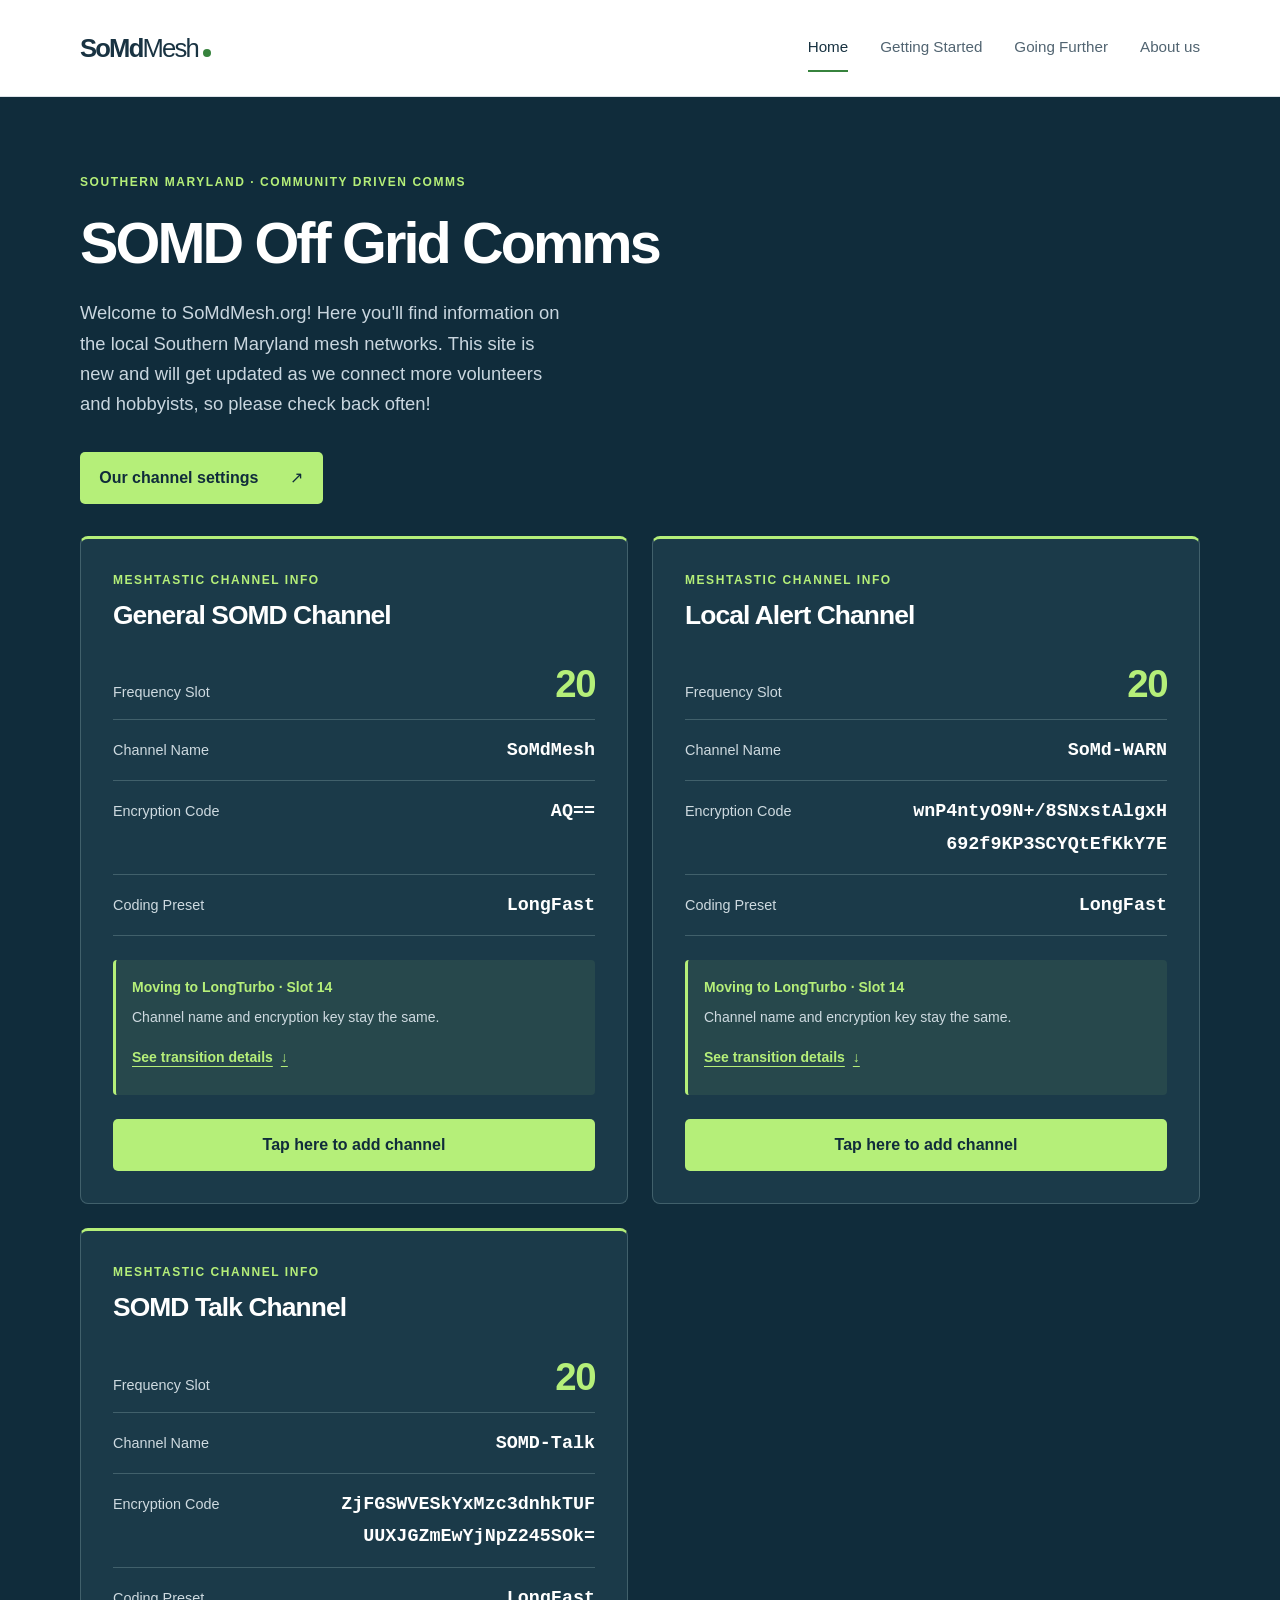
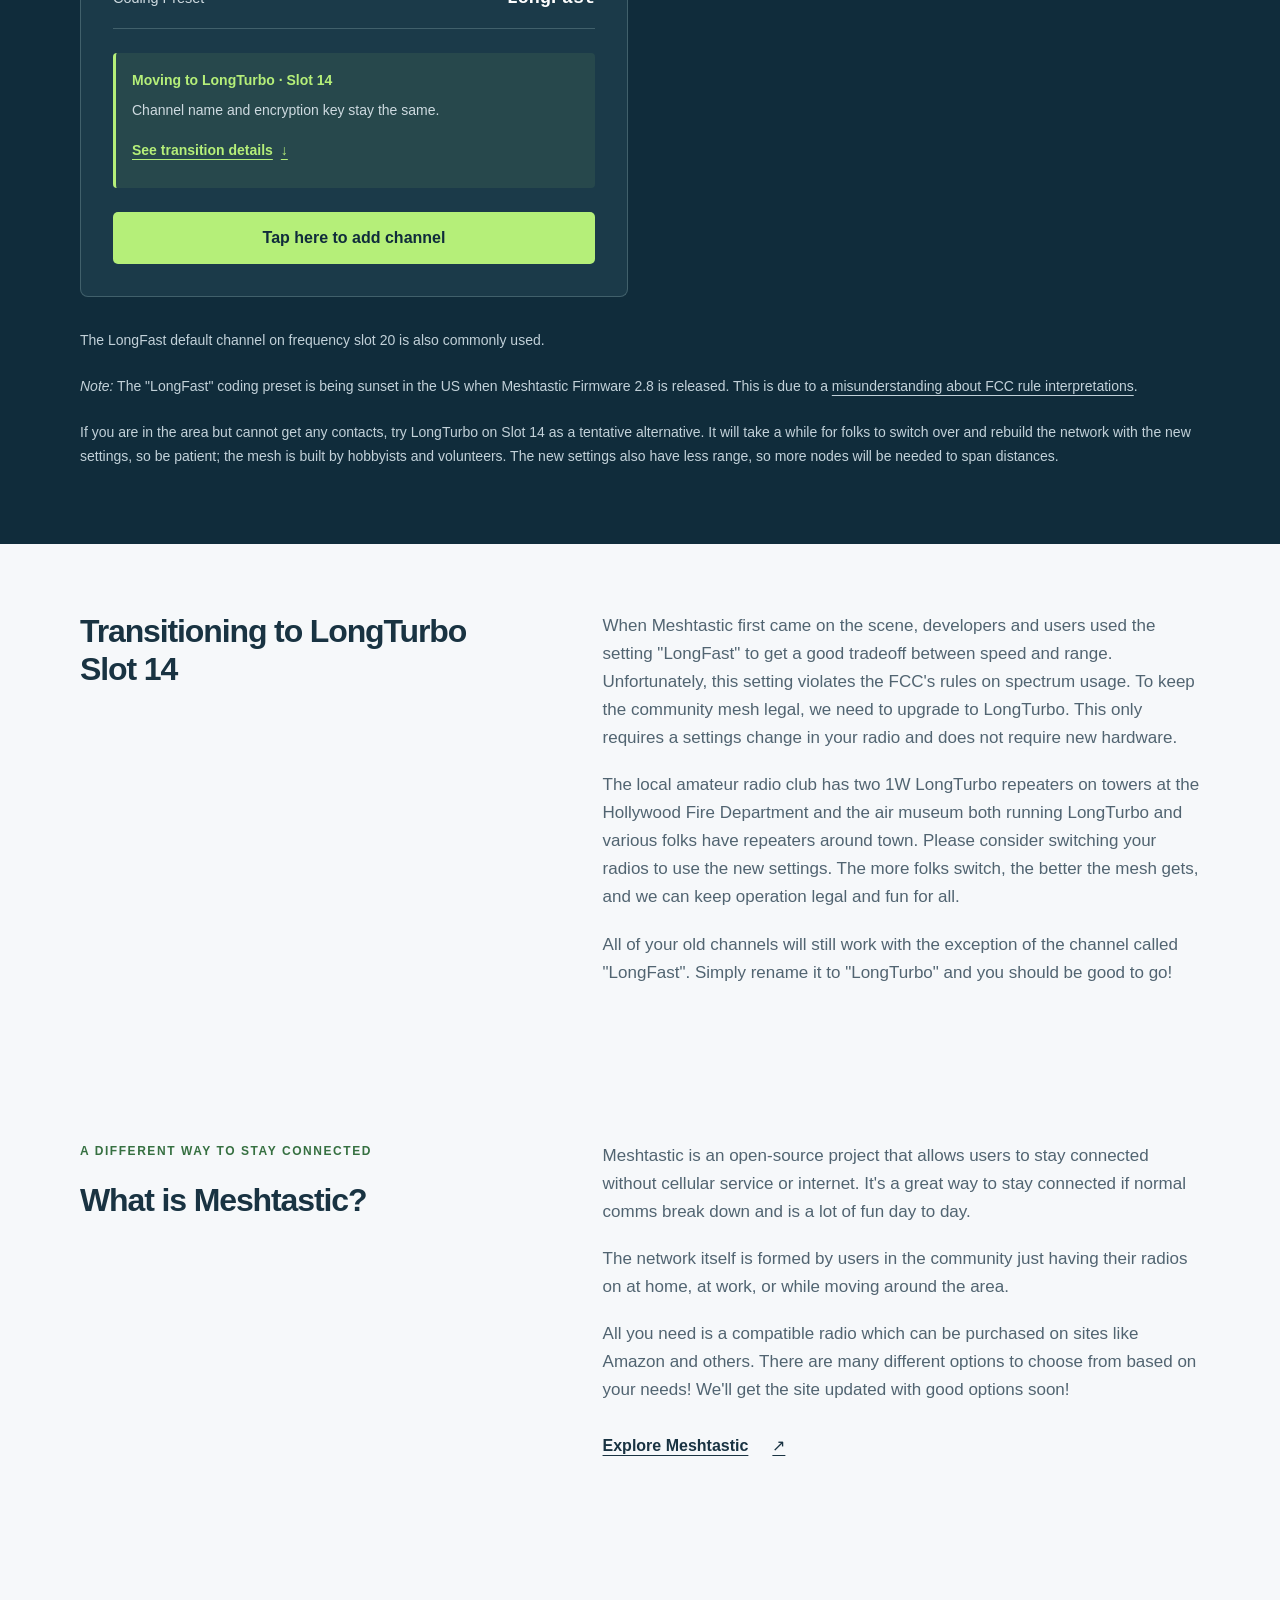
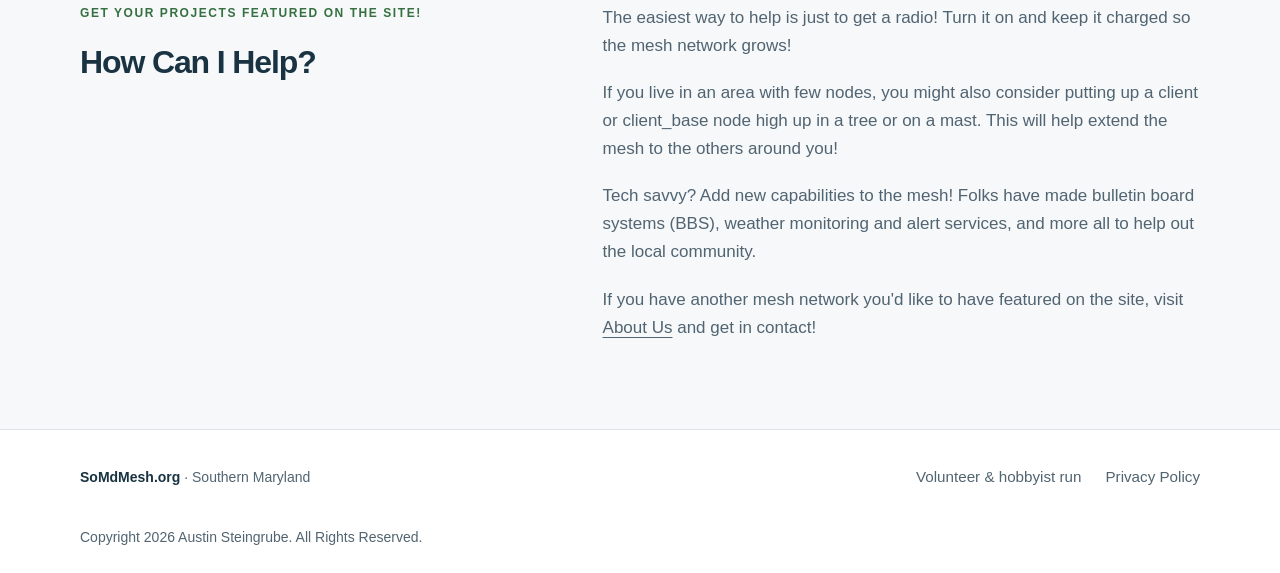
<file: index.html>
<!doctype html>
<html lang="en">
<head>
  <meta charset="utf-8">
  <meta name="viewport" content="width=device-width, initial-scale=1">
  <meta name="description" content="SoMdMesh is a Southern Maryland Meshtastic community. Connect on frequency slot 20 with channel name SoMdMesh and encryption code AQ==.">
  <meta name="theme-color" content="#102c3b">
  <title>SoMdMesh | Southern Maryland Meshtastic</title>
  <link rel="stylesheet" href="styles.css">
</head>
<body>
  <a class="skip-link" href="#main">Skip to content</a>
  <header class="site-header">
    <div class="container header-inner">
      <a class="brand" href="index.html" aria-label="SoMdMesh home">SoMd<span>Mesh</span><span class="brand-dot" aria-hidden="true"></span></a>
      <nav aria-label="Main navigation">
        <a href="index.html" aria-current="page">Home</a>
        <a href="getting-started/index.html">Getting Started</a><a href="going-further.html">Going Further</a><a href="about.html">About us</a>
      </nav>
    </div>
  </header>
  <main id="main">
    <section class="hero">
      <div class="container hero-grid">
        <div class="hero-copy">
          <p class="eyebrow">Southern Maryland · Community Driven Comms</p>
          <h1>SOMD Off Grid Comms</h1>
          <p class="hero-description">Welcome to SoMdMesh.org! Here you'll find information on the local Southern Maryland mesh networks. This site is new and will get updated as we connect more volunteers and hobbyists, so please check back often!</p>
          <a class="button" href="#channel">Our channel settings <span aria-hidden="true">↗</span></a>
        </div>
        <div class="channels" id="channel">
          <aside class="channel-card" aria-labelledby="channel-title">
            <p class="eyebrow">Meshtastic Channel Info</p>
            <h2 id="channel-title">General SOMD Channel</h2>
            <dl class="settings">
              <div><dt>Frequency Slot</dt><dd class="slot">20</dd></div>
              <div><dt>Channel Name</dt><dd><code>SoMdMesh</code></dd></div>
              <div><dt>Encryption Code</dt><dd><code>AQ==</code></dd></div>
              <div><dt>Coding Preset</dt><dd><code>LongFast</code></dd></div>
            </dl>
            <div class="channel-transition">
              <strong>Moving to LongTurbo · Slot 14</strong>
              <p>Channel name and encryption key stay the same.</p>
              <a href="#longturbo-title">See transition details <span aria-hidden="true">↓</span></a>
            </div>
            <a class="button channel-button" href="https://meshtastic.org/e/?add=true#Cg0SAQEaCFNvTWRNZXNo">Tap here to add channel</a>
          </aside>
          <aside class="channel-card" aria-labelledby="alert-channel-title">
            <p class="eyebrow">Meshtastic Channel Info</p>
            <h2 id="alert-channel-title">Local Alert Channel</h2>
            <dl class="settings">
              <div><dt>Frequency Slot</dt><dd class="slot">20</dd></div>
              <div><dt>Channel Name</dt><dd><code>SoMd-WARN</code></dd></div>
              <div><dt>Encryption Code</dt><dd><code>wnP4ntyO9N+/8SNxstAlgxH692f9KP3SCYQtEfKkY7E</code></dd></div>
              <div><dt>Coding Preset</dt><dd><code>LongFast</code></dd></div>
            </dl>
            <div class="channel-transition">
              <strong>Moving to LongTurbo · Slot 14</strong>
              <p>Channel name and encryption key stay the same.</p>
              <a href="#longturbo-title">See transition details <span aria-hidden="true">↓</span></a>
            </div>
            <a class="button channel-button" href="https://meshtastic.org/e/?add=true#Ci0SIMJz-J7cjvTfv_EjcbLQJYMR-vdn_Sj90gmELRHypGOxGglTb01kLVdBUk4">Tap here to add channel</a>
          </aside>
          <aside class="channel-card" aria-labelledby="alert-channel-title">
            <p class="eyebrow">Meshtastic Channel Info</p>
            <h2 id="alert-channel-title">SOMD Talk Channel</h2>
            <dl class="settings">
              <div><dt>Frequency Slot</dt><dd class="slot">20</dd></div>
              <div><dt>Channel Name</dt><dd><code>SOMD-Talk</code></dd></div>
              <div><dt>Encryption Code</dt><dd><code>ZjFGSWVESkYxMzc3dnhkTUFUUXJGZmEwYjNpZ245SOk=</code></dd></div>
              <div><dt>Coding Preset</dt><dd><code>LongFast</code></dd></div>
            </dl>
            <div class="channel-transition">
              <strong>Moving to LongTurbo · Slot 14</strong>
              <p>Channel name and encryption key stay the same.</p>
              <a href="#longturbo-title">See transition details <span aria-hidden="true">↓</span></a>
            </div>
            <a class="button channel-button" href="https://meshtastic.org/e/?add=true#Ci0SIGYxRkllREpGMTM3N3Z4ZE1BVFFyRmZhMGIzaWduOUjpGglTT01ELVRhbGs">Tap here to add channel</a>
          </aside>
        </div>
        <p class="settings-note">The LongFast default channel on frequency slot 20 is also commonly used.
          <br><br><em>Note:</em> The "LongFast" coding preset is being sunset in the US when Meshtastic Firmware 2.8 is released. This is due to a <a href="https://nepamesh.com/fcc-900mhz-meshtastic-changes/">misunderstanding about FCC rule interpretations</a>. <br><br>If you are in the area but cannot get any contacts, try LongTurbo on Slot 14 as a tentative alternative. It will take a while for folks to switch over and rebuild the network with the new settings, so be patient; the mesh is built by hobbyists and volunteers. The new settings also have less range, so more nodes will be needed to span distances.</p>
      </div>
    </section>
    <section class="intro container" aria-labelledby="longturbo-title">
      <div>
        <h2 id="longturbo-title">Transitioning to LongTurbo Slot 14</h2>
      </div>
      <div class="intro-copy">
        <p>When Meshtastic first came on the scene, developers and users used the setting "LongFast" to get a good tradeoff between speed and range. Unfortunately, this setting violates the FCC's rules on spectrum usage. To keep the community mesh legal, we need to upgrade to LongTurbo. This only requires a settings change in your radio and does not require new hardware.</p>
        <p>The local amateur radio club has two 1W LongTurbo repeaters on towers at the Hollywood Fire Department and the air museum both running LongTurbo and various folks have repeaters around town. Please consider switching your radios to use the new settings. The more folks switch, the better the mesh gets, and we can keep operation legal and fun for all.</p>
        <p>All of your old channels will still work with the exception of the channel called "LongFast". Simply rename it to "LongTurbo" and you should be good to go!</p>
      </div>
    </section>
    <section class="intro container" aria-labelledby="meshtastic-title">
      <div>
        <p class="eyebrow">A different way to stay connected</p>
        <h2 id="meshtastic-title">What is Meshtastic?</h2>
      </div>
      <div class="intro-copy">
        <p>Meshtastic is an open-source project that allows users to stay connected without cellular service or internet. It's a great way to stay connected if normal comms break down and is a lot of fun day to day.</p>
        <p>The network itself is formed by users in the community just having their radios on at home, at work, or while moving around the area.</p>
        <p>All you need is a compatible radio which can be purchased on sites like Amazon and others. There are many different options to choose from based on your needs! We'll get the site updated with good options soon!</p>
        <a class="text-link" href="https://meshtastic.org/">Explore Meshtastic <span aria-hidden="true">↗</span></a>
      </div>
    </section>
    <section class="intro container" aria-labelledby="get-involved">
      <div>
        <p class="eyebrow">Get your projects featured on the site!</p>
        <h2 id="get-involved">How Can I Help?</h2>
      </div>
      <div class="intro-copy">
        <p> The easiest way to help is just to get a radio! Turn it on and keep it charged so the mesh network grows!</p>
        <p>If you live in an area with few nodes, you might also consider putting up a client or client_base node high up in a tree or on a mast. This will help extend the mesh to the others around you!</p>
        <p> Tech savvy? Add new capabilities to the mesh! Folks have made bulletin board systems (BBS), weather monitoring and alert services, and more all to help out the local community.</p>
        <p>If you have another mesh network you'd like to have featured on the site, visit <a href="about.html">About Us</a> and get in contact!</p>
      </div>
    </section>
  </main>
  <footer class="site-footer">
    <div class="container footer-inner">
      <p>SoMdMesh.org <span>· Southern Maryland</span></p>
      <nav class="footer-links" aria-label="Footer navigation">
        <a href="about.html">Volunteer &amp; hobbyist run</a>
        <a href="privacy-policy.html">Privacy Policy</a>
      </nav>
    </div>
    <p class="container copyright">Copyright 2026 Austin Steingrube. All Rights Reserved.</p>
  </footer>
</body>
</html>
</file>
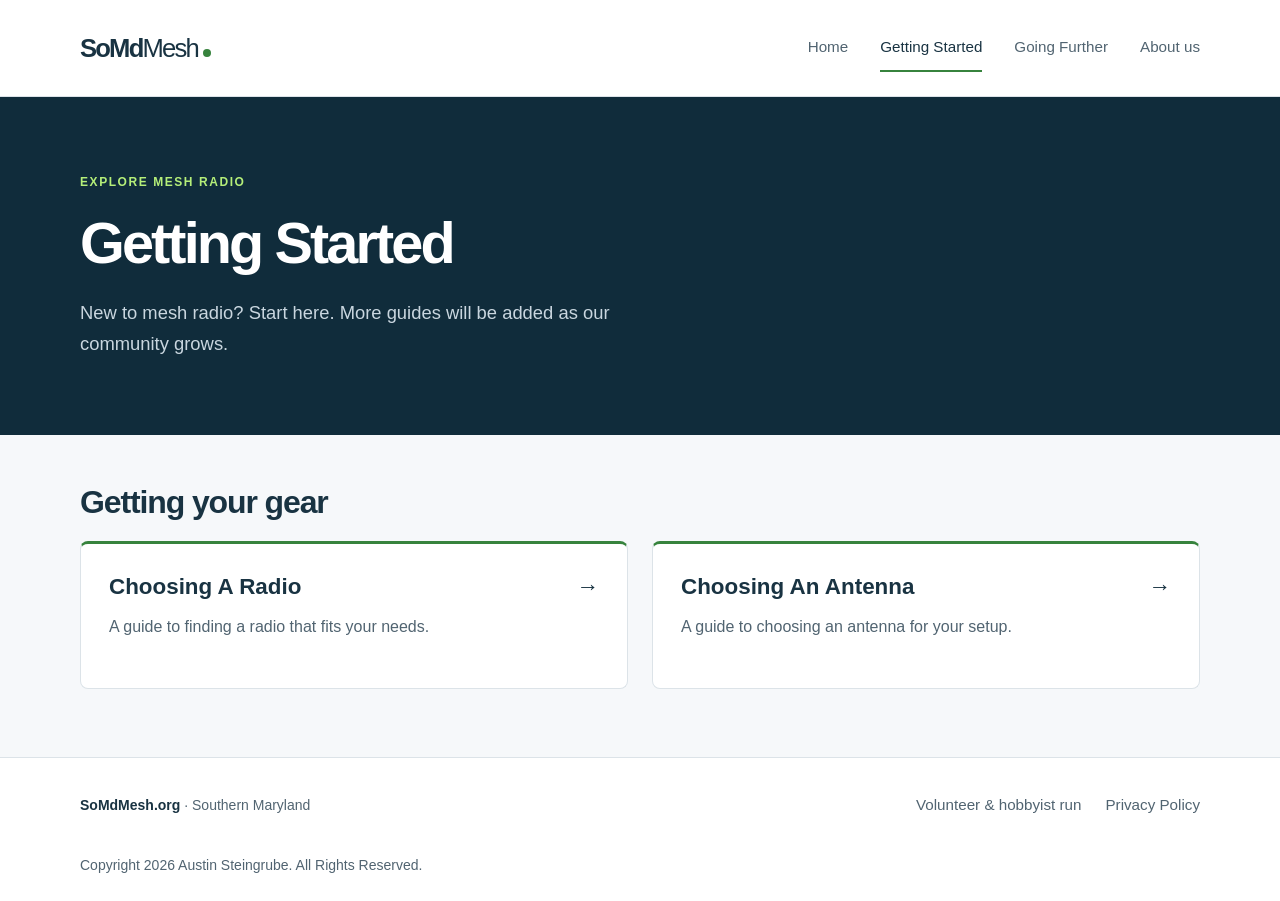
<file: getting-started/index.html>
<!doctype html>
<html lang="en">
<head>
  <meta charset="utf-8">
  <meta name="viewport" content="width=device-width, initial-scale=1">
  <meta name="description" content="Start exploring mesh radio with SoMdMesh guides to choosing a radio and an antenna.">
  <meta name="theme-color" content="#102c3b">
  <title>Getting Started | SoMdMesh</title>
  <link rel="stylesheet" href="../styles.css">
</head>
<body>
  <a class="skip-link" href="#main">Skip to content</a>
  <header class="site-header">
    <div class="container header-inner">
      <a class="brand" href="../index.html" aria-label="SoMdMesh home">SoMd<span>Mesh</span><span class="brand-dot" aria-hidden="true"></span></a>
      <nav aria-label="Main navigation"><a href="../index.html">Home</a><a href="index.html" aria-current="page">Getting Started</a><a href="../going-further.html">Going Further</a><a href="../about.html">About us</a></nav>
    </div>
  </header>
  <main id="main">
    <section class="hero about-hero">
      <div class="container">
        <p class="eyebrow">Explore mesh radio</p>
        <h1>Getting Started</h1>
        <p class="hero-description">New to mesh radio? Start here. More guides will be added as our community grows.</p>
      </div>
    </section>
    <section class="container guide-section" aria-labelledby="guides-title">
      <h2 id="guides-title">Getting your gear</h2>
      <!-- Add future article links as new list items below. -->
      <ul class="guide-list">
        <li><a class="guide-card" href="choosing-a-radio.html"><h3>Choosing A Radio <span aria-hidden="true">→</span></h3><p>A guide to finding a radio that fits your needs.</p><span class="guide-status"></span></a></li>
        <li><a class="guide-card" href="choosing-an-antenna.html"><h3>Choosing An Antenna <span aria-hidden="true">→</span></h3><p>A guide to choosing an antenna for your setup.</p><span class="guide-status"></span></a></li>
      </ul>
    </section>
  </main>
  <footer class="site-footer">
    <div class="container footer-inner">
      <p>SoMdMesh.org <span>· Southern Maryland</span></p>
      <nav class="footer-links" aria-label="Footer navigation">
        <a href="../about.html">Volunteer &amp; hobbyist run</a>
        <a href="../privacy-policy.html">Privacy Policy</a>
      </nav>
    </div>
    <p class="container copyright">Copyright 2026 Austin Steingrube. All Rights Reserved.</p>
  </footer>
</body>
</html>
</file>
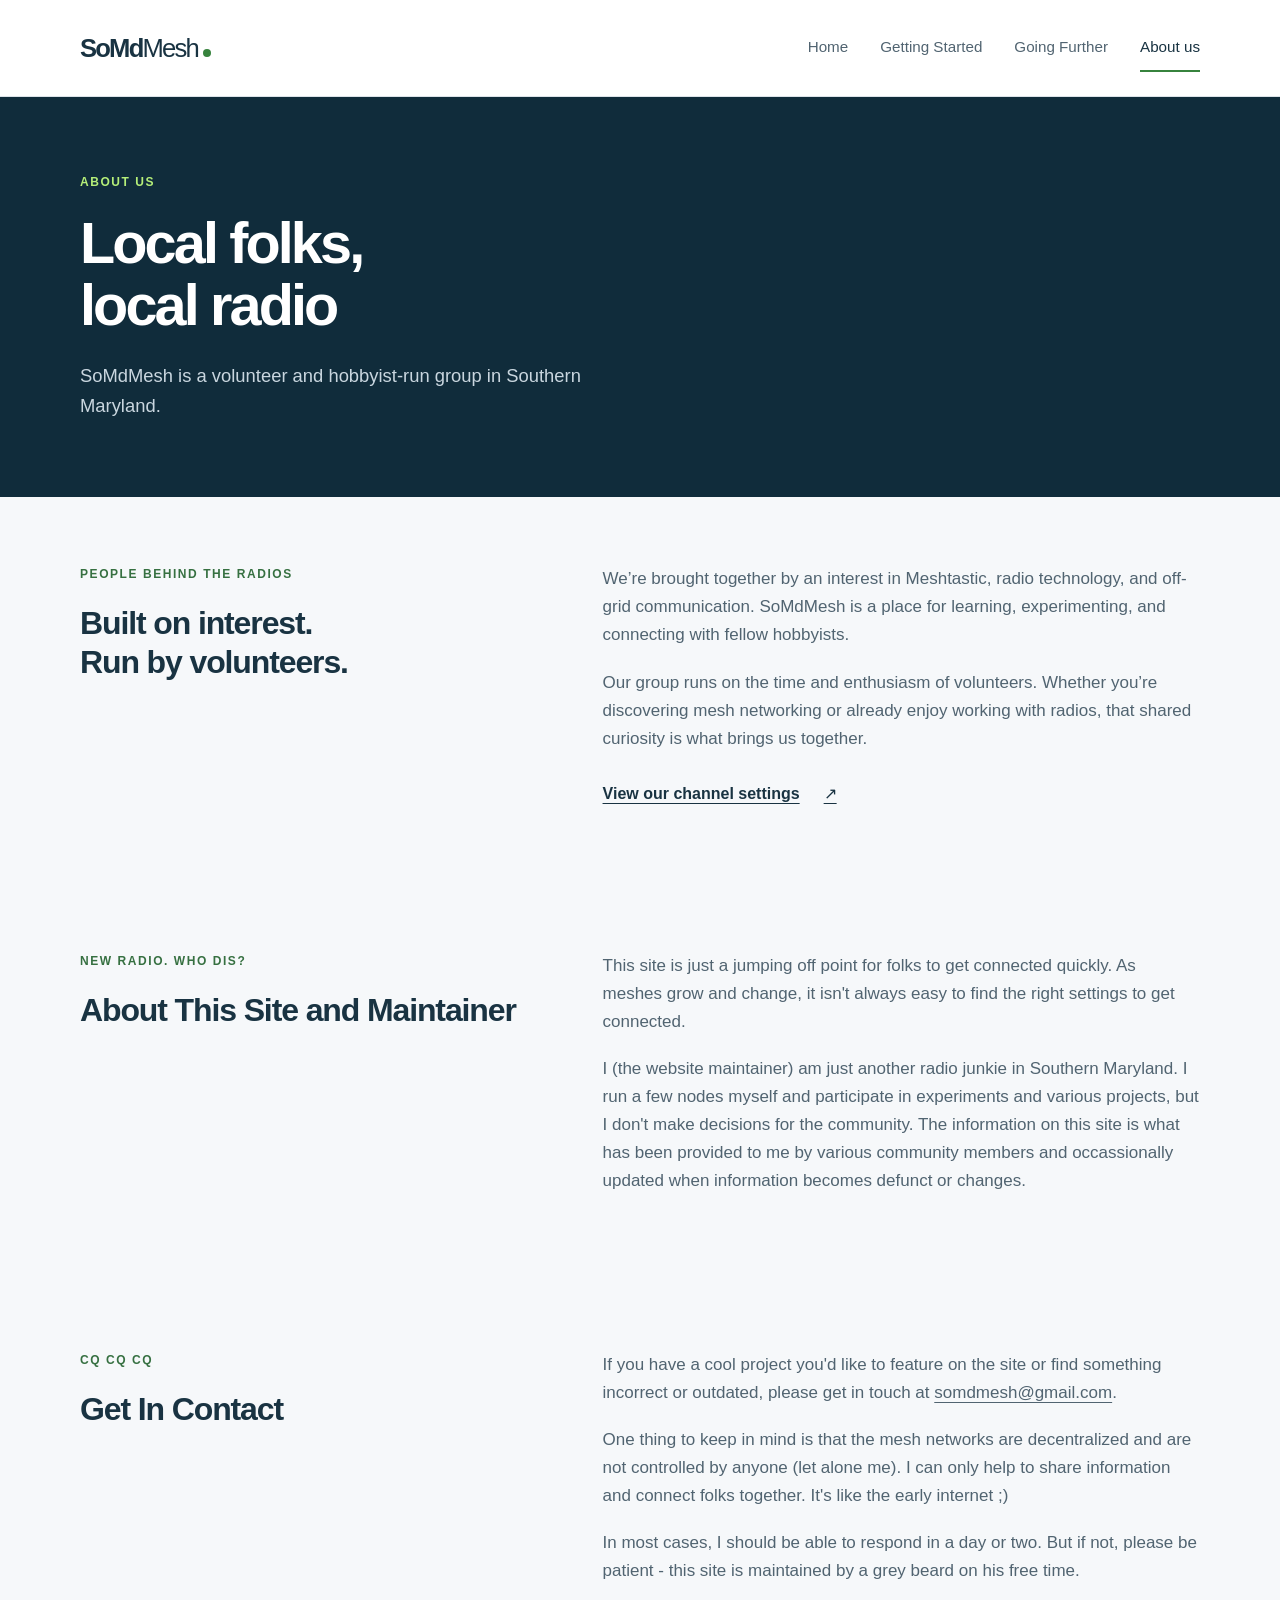
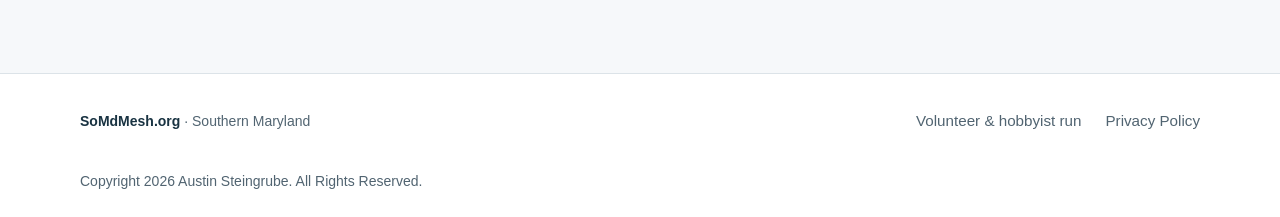
<file: about.html>
<!doctype html>
<html lang="en">
<head>
  <meta charset="utf-8">
  <meta name="viewport" content="width=device-width, initial-scale=1">
  <meta name="description" content="SoMdMesh is a volunteer and hobbyist-run group exploring Meshtastic and off-grid radio communication in Southern Maryland.">
  <meta name="theme-color" content="#102c3b">
  <title>About Us | SoMdMesh</title>
  <link rel="stylesheet" href="styles.css">
</head>
<body>
  <a class="skip-link" href="#main">Skip to content</a>
  <header class="site-header">
    <div class="container header-inner">
      <a class="brand" href="index.html" aria-label="SoMdMesh home">SoMd<span>Mesh</span><span class="brand-dot" aria-hidden="true"></span></a>
      <nav aria-label="Main navigation"><a href="index.html">Home</a><a href="getting-started/index.html">Getting Started</a><a href="going-further.html">Going Further</a><a href="about.html" aria-current="page">About us</a></nav>
    </div>
  </header>
  <main id="main">
    <section class="hero about-hero">
      <div class="container">
        <p class="eyebrow">About us</p>
        <h1>Local folks,<br>local radio</h1>
        <p class="hero-description">SoMdMesh is a volunteer and hobbyist-run group in Southern Maryland.</p>
      </div>
    </section>
    <section class="intro container" aria-labelledby="community-title">
      <div><p class="eyebrow">People behind the radios</p><h2 id="community-title">Built on interest.<br>Run by volunteers.</h2></div>
      <div class="intro-copy">
        <p>We’re brought together by an interest in Meshtastic, radio technology, and off-grid communication. SoMdMesh is a place for learning, experimenting, and connecting with fellow hobbyists.</p>
        <p>Our group runs on the time and enthusiasm of volunteers. Whether you’re discovering mesh networking or already enjoy working with radios, that shared curiosity is what brings us together.</p>
        <a class="text-link" href="index.html#channel">View our channel settings <span aria-hidden="true">↗</span></a>
      </div>
    </section>
    <section class="intro container" aria-labelledby="community-title">
      <div><p class="eyebrow">New radio. Who dis?</p><h2 id="community-title">About This Site and Maintainer</h2></div>
      <div class="intro-copy">
        <p>This site is just a jumping off point for folks to get connected quickly. As meshes grow and change, it isn't always easy to find the right settings to get connected.</p>
        <p>I (the website maintainer) am just another radio junkie in Southern Maryland. I run a few nodes myself and participate in experiments and various projects, but I don't make decisions for the community. The information on this site is what has been provided to me by various community members and occassionally updated when information becomes defunct or changes.</p>
      </div>
    </section>
     <section class="intro container" aria-labelledby="contact-title">
      <div><p class="eyebrow">CQ CQ CQ</p><h2 id="contact-title">Get In Contact</h2></div>
      <div class="intro-copy">
        <p>If you have a cool project you'd like to feature on the site or find something incorrect or outdated, please get in touch at <a href="mailto:somdmesh@gmail.com">somdmesh@gmail.com</a>.</p>
        <p>One thing to keep in mind is that the mesh networks are decentralized and are not controlled by anyone (let alone me). I can only help to share information and connect folks together. It's like the early internet ;)</p>
        <p>In most cases, I should be able to respond in a day or two. But if not, please be patient - this site is maintained by a grey beard on his free time.</p>
      </div>
    </section>
  </main>
  <footer class="site-footer">
    <div class="container footer-inner">
      <p>SoMdMesh.org <span>· Southern Maryland</span></p>
      <nav class="footer-links" aria-label="Footer navigation">
        <a href="about.html">Volunteer &amp; hobbyist run</a>
        <a href="privacy-policy.html">Privacy Policy</a>
      </nav>
    </div>
    <p class="container copyright">Copyright 2026 Austin Steingrube. All Rights Reserved.</p>
  </footer>
</body>
</html>
</file>
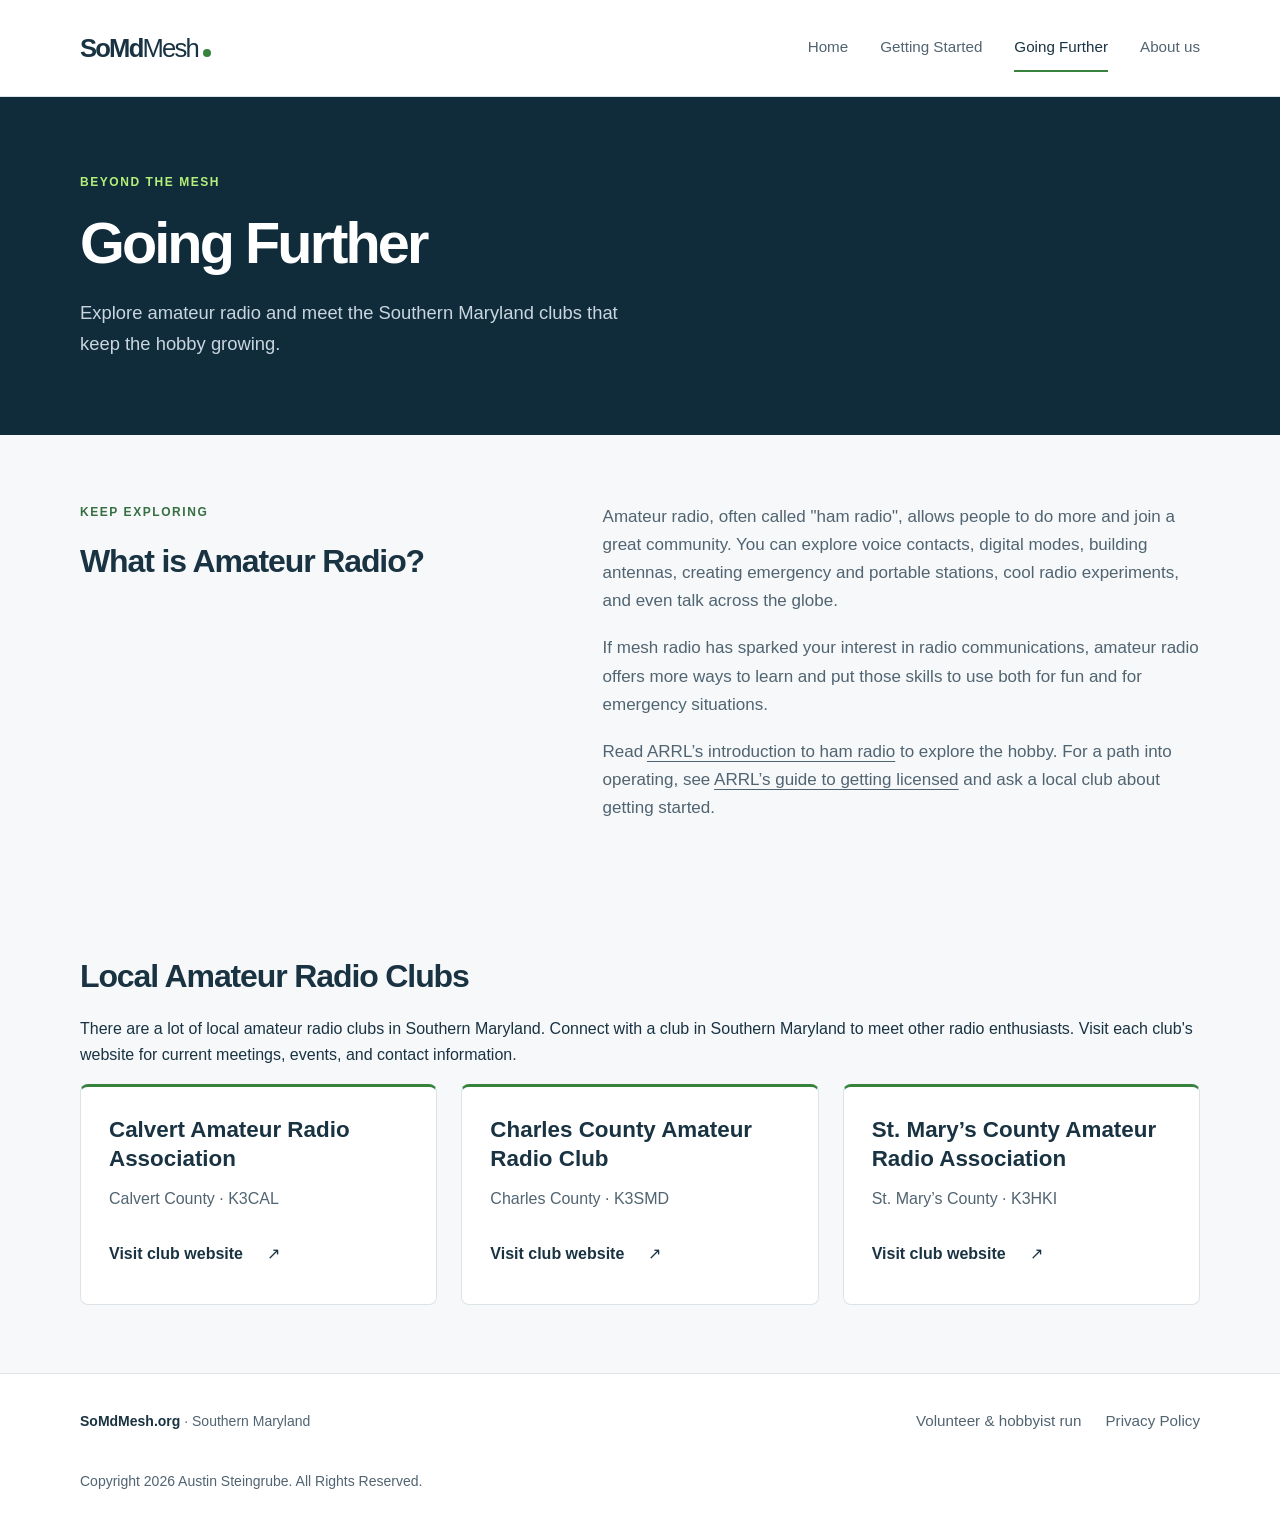
<file: going-further.html>
<!doctype html>
<html lang="en">
<head>
  <meta charset="utf-8">
  <meta name="viewport" content="width=device-width, initial-scale=1">
  <meta name="description" content="Explore ham radio and find amateur radio clubs in Calvert, Charles, and St. Mary’s counties in Southern Maryland.">
  <meta name="theme-color" content="#102c3b">
  <title>Going Further | SoMdMesh</title>
  <link rel="stylesheet" href="styles.css">
</head>
<body>
  <a class="skip-link" href="#main">Skip to content</a>
  <header class="site-header">
    <div class="container header-inner">
      <a class="brand" href="index.html" aria-label="SoMdMesh home">SoMd<span>Mesh</span><span class="brand-dot" aria-hidden="true"></span></a>
      <nav aria-label="Main navigation"><a href="index.html">Home</a><a href="getting-started/index.html">Getting Started</a><a href="going-further.html" aria-current="page">Going Further</a><a href="about.html">About us</a></nav>
    </div>
  </header>
  <main id="main">
    <section class="hero about-hero">
      <div class="container">
        <p class="eyebrow">Beyond the mesh</p>
        <h1>Going Further</h1>
        <p class="hero-description">Explore amateur radio and meet the Southern Maryland clubs that keep the hobby growing.</p>
      </div>
    </section>
    <section class="intro container" aria-labelledby="ham-radio-title">
      <div><p class="eyebrow">Keep exploring</p><h2 id="ham-radio-title">What is Amateur Radio?</h2></div>
      <div class="intro-copy">
        <p>Amateur radio, often called "ham radio", allows people to do more and join a great community. You can explore voice contacts, digital modes, building antennas, creating emergency and portable stations, cool radio experiments, and even talk across the globe.</p>
        </p>
        <p>If mesh radio has sparked your interest in radio communications, amateur radio offers more ways to learn and put those skills to use both for fun and for emergency situations.</p>
        <p>Read <a href="https://www.arrl.org/what-is-ham-radio">ARRL’s introduction to ham radio</a> to explore the hobby. For a path into operating, see <a href="https://www.arrl.org/getting-licensed">ARRL’s guide to getting licensed</a> and ask a local club about getting started.</p>
      </div>
    </section>
    <section class="container guide-section" aria-labelledby="clubs-title">
      <h2 id="clubs-title">Local Amateur Radio Clubs</h2>
      <p>There are a lot of local amateur radio clubs in Southern Maryland. Connect with a club in Southern Maryland to meet other radio enthusiasts. Visit each club's website for current meetings, events, and contact information.</p>
      <ul class="guide-list">
        <li><a class="guide-card" href="https://www.k3cal.club/"><h3>Calvert Amateur Radio Association</h3><p>Calvert County · K3CAL</p><span class="text-link">Visit club website <span aria-hidden="true">↗</span></span></a></li>
        <li><a class="guide-card" href="https://k3smd.net/"><h3>Charles County Amateur Radio Club</h3><p>Charles County · K3SMD</p><span class="text-link">Visit club website <span aria-hidden="true">↗</span></span></a></li>
        <li><a class="guide-card" href="https://smcara.org/about/"><h3>St. Mary’s County Amateur Radio Association</h3><p>St. Mary’s County · K3HKI</p><span class="text-link">Visit club website <span aria-hidden="true">↗</span></span></a></li>
      </ul>
    </section>
  </main>
  <footer class="site-footer">
    <div class="container footer-inner">
      <p>SoMdMesh.org <span>· Southern Maryland</span></p>
      <nav class="footer-links" aria-label="Footer navigation">
        <a href="about.html">Volunteer &amp; hobbyist run</a>
        <a href="privacy-policy.html">Privacy Policy</a>
      </nav>
    </div>
    <p class="container copyright">Copyright 2026 Austin Steingrube. All Rights Reserved.</p>
  </footer>
</body>
</html>
</file>
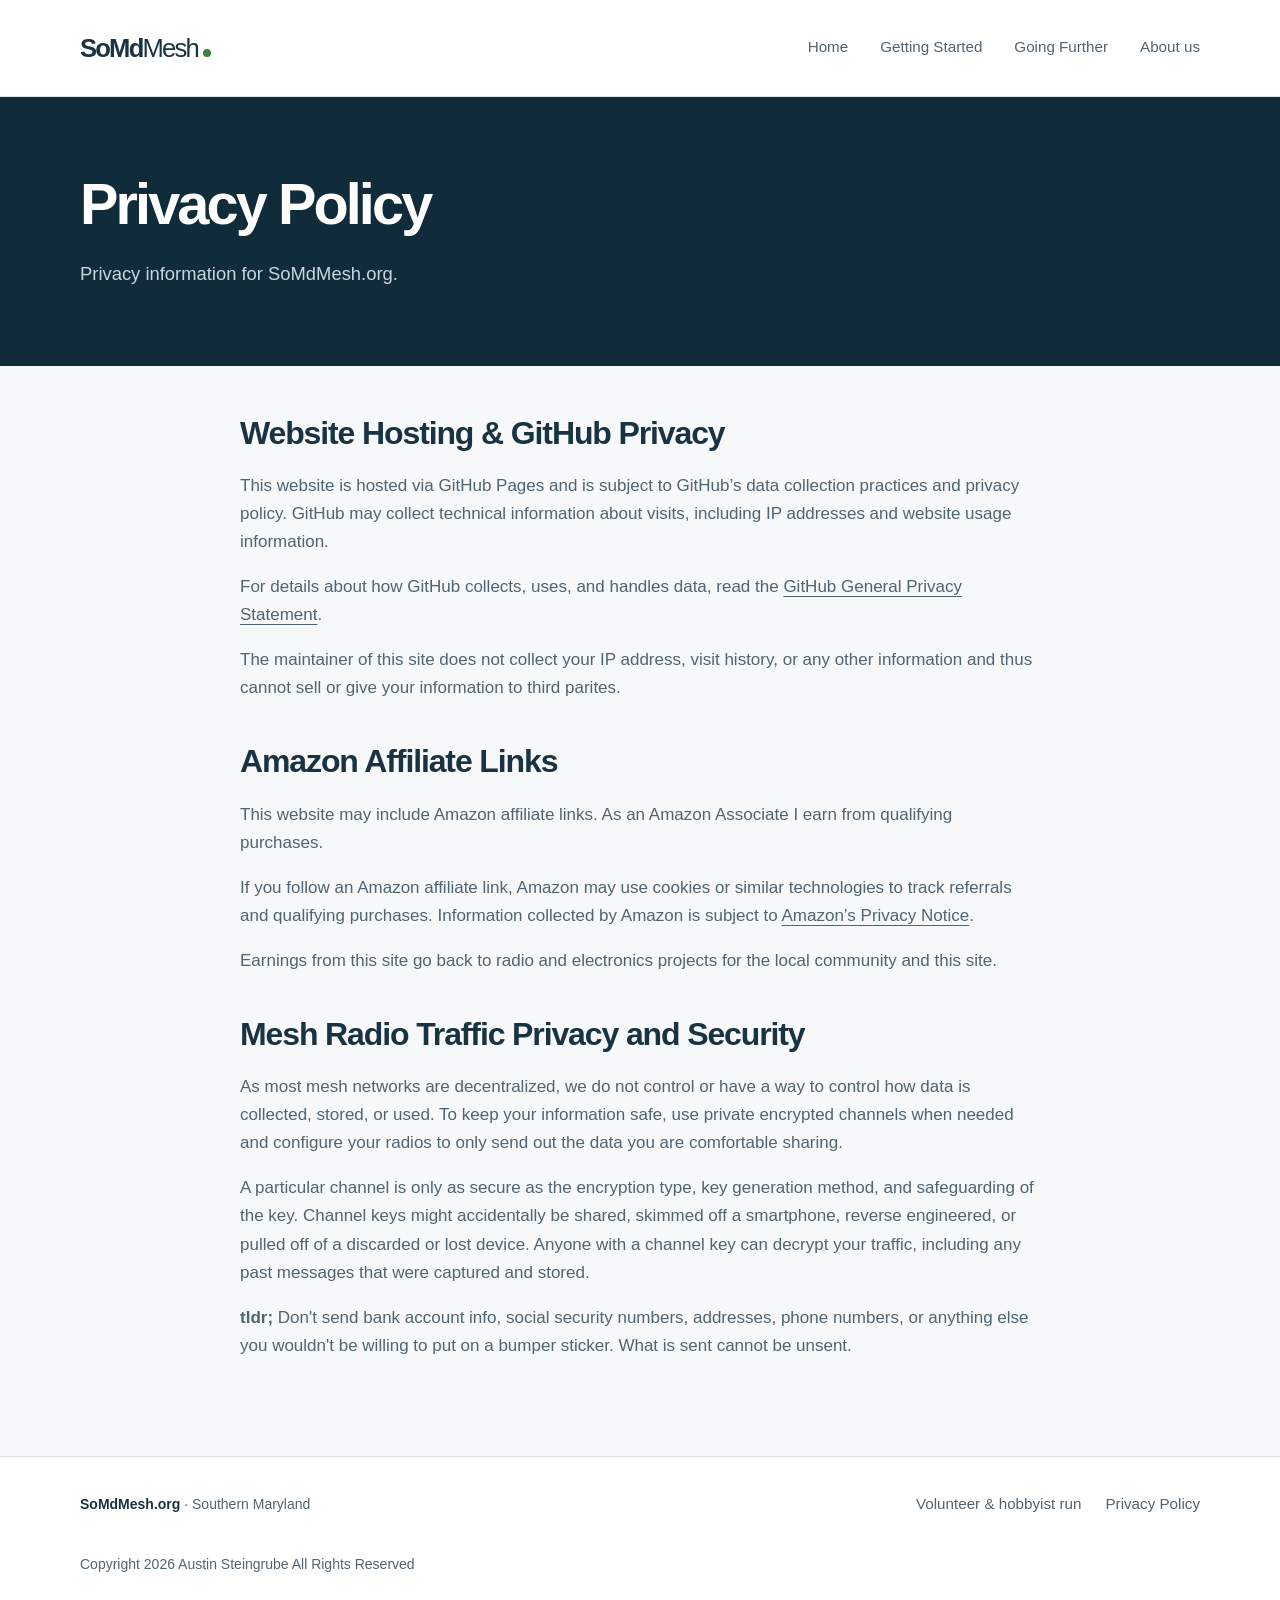
<file: privacy-policy.html>
<!doctype html>
<html lang="en">
<head>
  <meta charset="utf-8">
  <meta name="viewport" content="width=device-width, initial-scale=1">
  <meta name="description" content="Privacy information for SoMdMesh: GitHub Pages hosting, Amazon affiliate links, and mesh traffic privacy.">
  <meta name="theme-color" content="#102c3b">
  <title>Privacy Policy | SoMdMesh</title>
  <link rel="stylesheet" href="styles.css">
</head>
<body>
  <a class="skip-link" href="#main">Skip to content</a>
  <header class="site-header">
    <div class="container header-inner">
      <a class="brand" href="index.html" aria-label="SoMdMesh home">SoMd<span>Mesh</span><span class="brand-dot" aria-hidden="true"></span></a>
      <nav aria-label="Main navigation"><a href="index.html">Home</a><a href="getting-started/index.html">Getting Started</a><a href="going-further.html">Going Further</a><a href="about.html">About us</a></nav>
    </div>
  </header>
  <main id="main">
    <section class="hero about-hero">
      <div class="container"><h1>Privacy Policy</h1><p class="hero-description">Privacy information for SoMdMesh.org.</p></div>
    </section>
    <div class="container article-content">
      <section aria-labelledby="hosting-title">
        <h2 id="hosting-title">Website Hosting &amp; GitHub Privacy</h2>
        <p>This website is hosted via GitHub Pages and is subject to GitHub’s data collection practices and privacy policy. GitHub may collect technical information about visits, including IP addresses and website usage information.</p>
        <p>For details about how GitHub collects, uses, and handles data, read the <a href="https://docs.github.com/en/site-policy/privacy-policies/github-general-privacy-statement">GitHub General Privacy Statement</a>.</p>
        <p>The maintainer of this site does not collect your IP address, visit history, or any other information and thus cannot sell or give your information to third parites.</p>
      </section>
      <section aria-labelledby="amazon-title">
        <h2 id="amazon-title">Amazon Affiliate Links</h2>
        <p>This website may include Amazon affiliate links. As an Amazon Associate I earn from qualifying purchases.</p>
        <p>If you follow an Amazon affiliate link, Amazon may use cookies or similar technologies to track referrals and qualifying purchases. Information collected by Amazon is subject to <a href="https://www.amazon.com/gp/help/customer/display.html?nodeId=GX7NJQ4ZB8MHFRNJ">Amazon’s Privacy Notice</a>.</p>
        <p>Earnings from this site go back to radio and electronics projects for the local community and this site.</p>
      </section>
      <section aria-labelledby="mesh-title">
        <h2 id="mesh-title">Mesh Radio Traffic Privacy and Security</h2>
        <p>As most mesh networks are decentralized, we do not control or have a way to control how data is collected, stored, or used. To keep your information safe, use private encrypted channels when needed and configure your radios to only send out the data you are comfortable sharing.</p>
        <p>A particular channel is only as secure as the encryption type, key generation method, and safeguarding of the key. Channel keys might accidentally be shared, skimmed off a smartphone, reverse engineered, or pulled off of a discarded or lost device. Anyone with a channel key can decrypt your traffic, including any past messages that were captured and stored.</p>
        <p><b>tldr;</b> Don't send bank account info, social security numbers, addresses, phone numbers, or anything else you wouldn't be willing to put on a bumper sticker. What is sent cannot be unsent.</p>
      </section>
    </div>
  </main>
  <footer class="site-footer">
    <div class="container footer-inner">
      <p>SoMdMesh.org <span>· Southern Maryland</span></p>
      <nav class="footer-links" aria-label="Footer navigation">
        <a href="about.html">Volunteer &amp; hobbyist run</a>
        <a href="privacy-policy.html">Privacy Policy</a>
      </nav>
    </div>
    <p class="container copyright">Copyright 2026 Austin Steingrube All Rights Reserved</p>
  </footer>
</body>
</html>
</file>
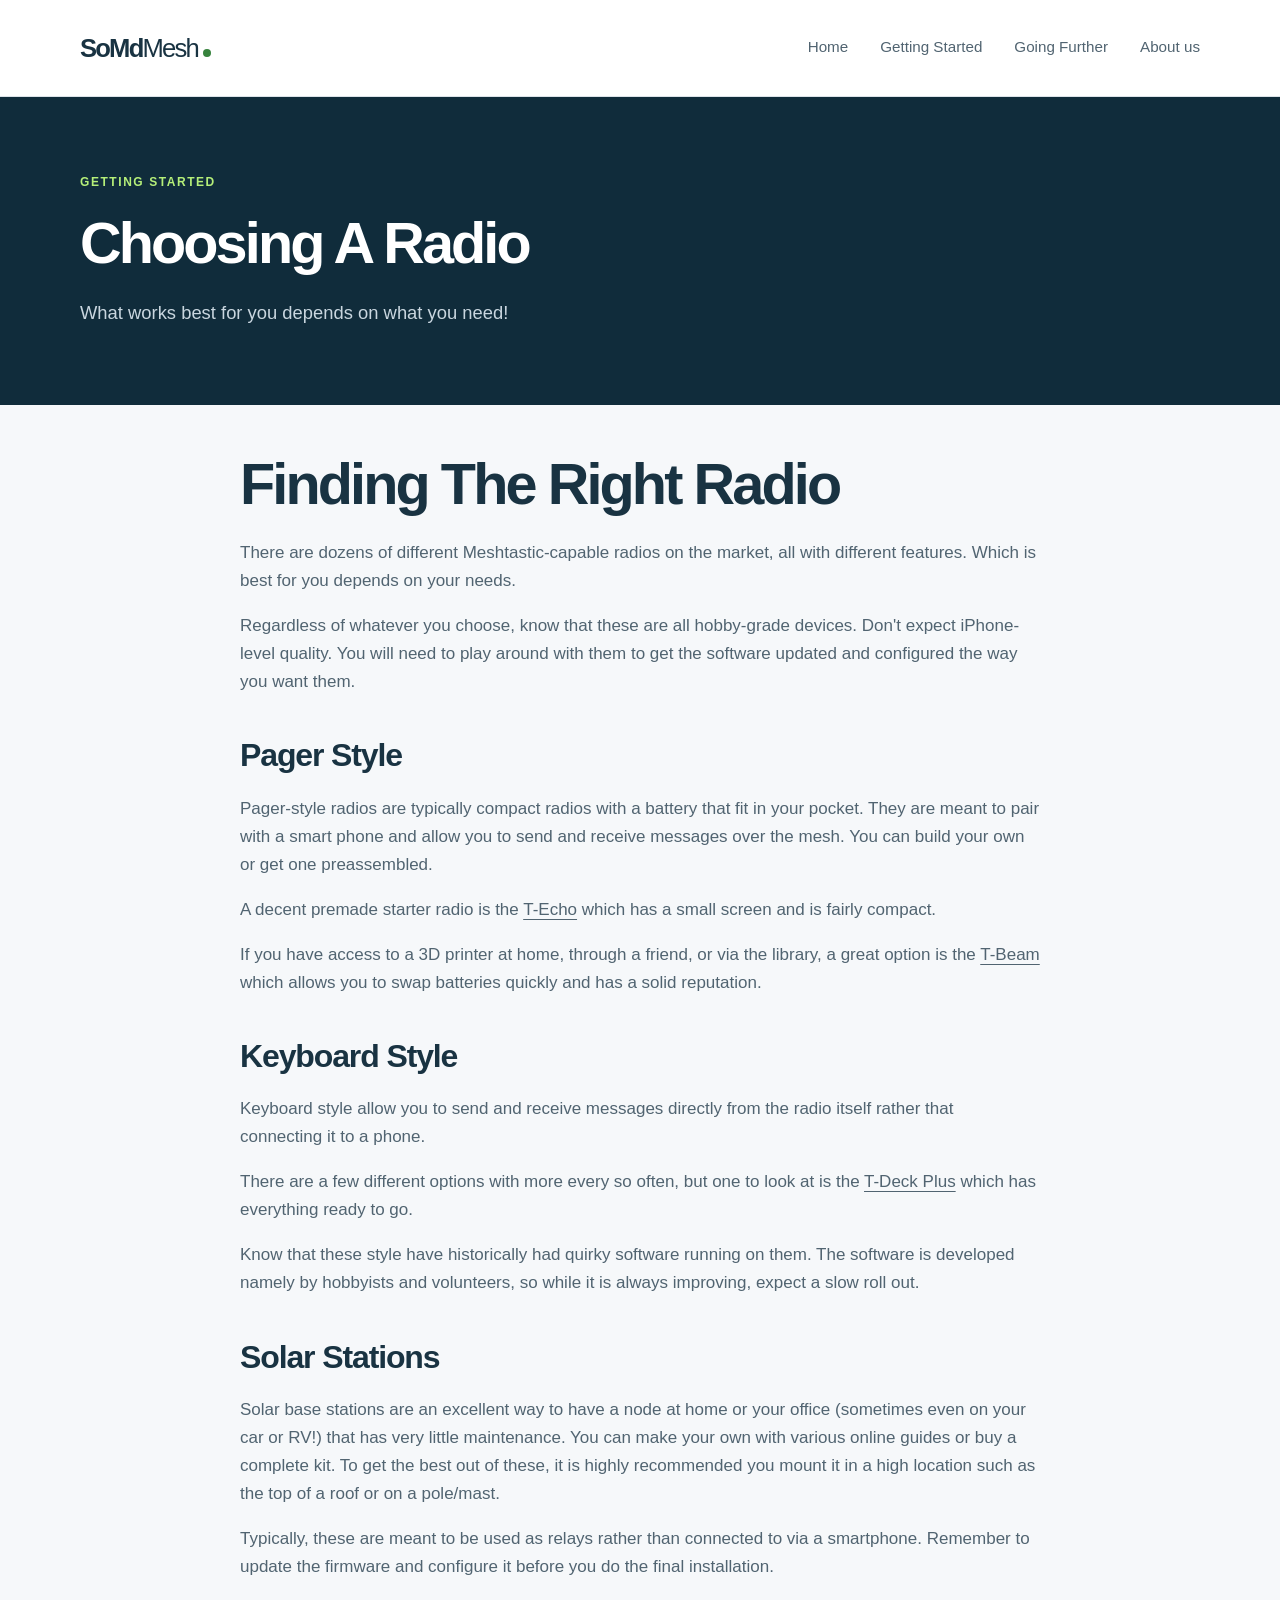
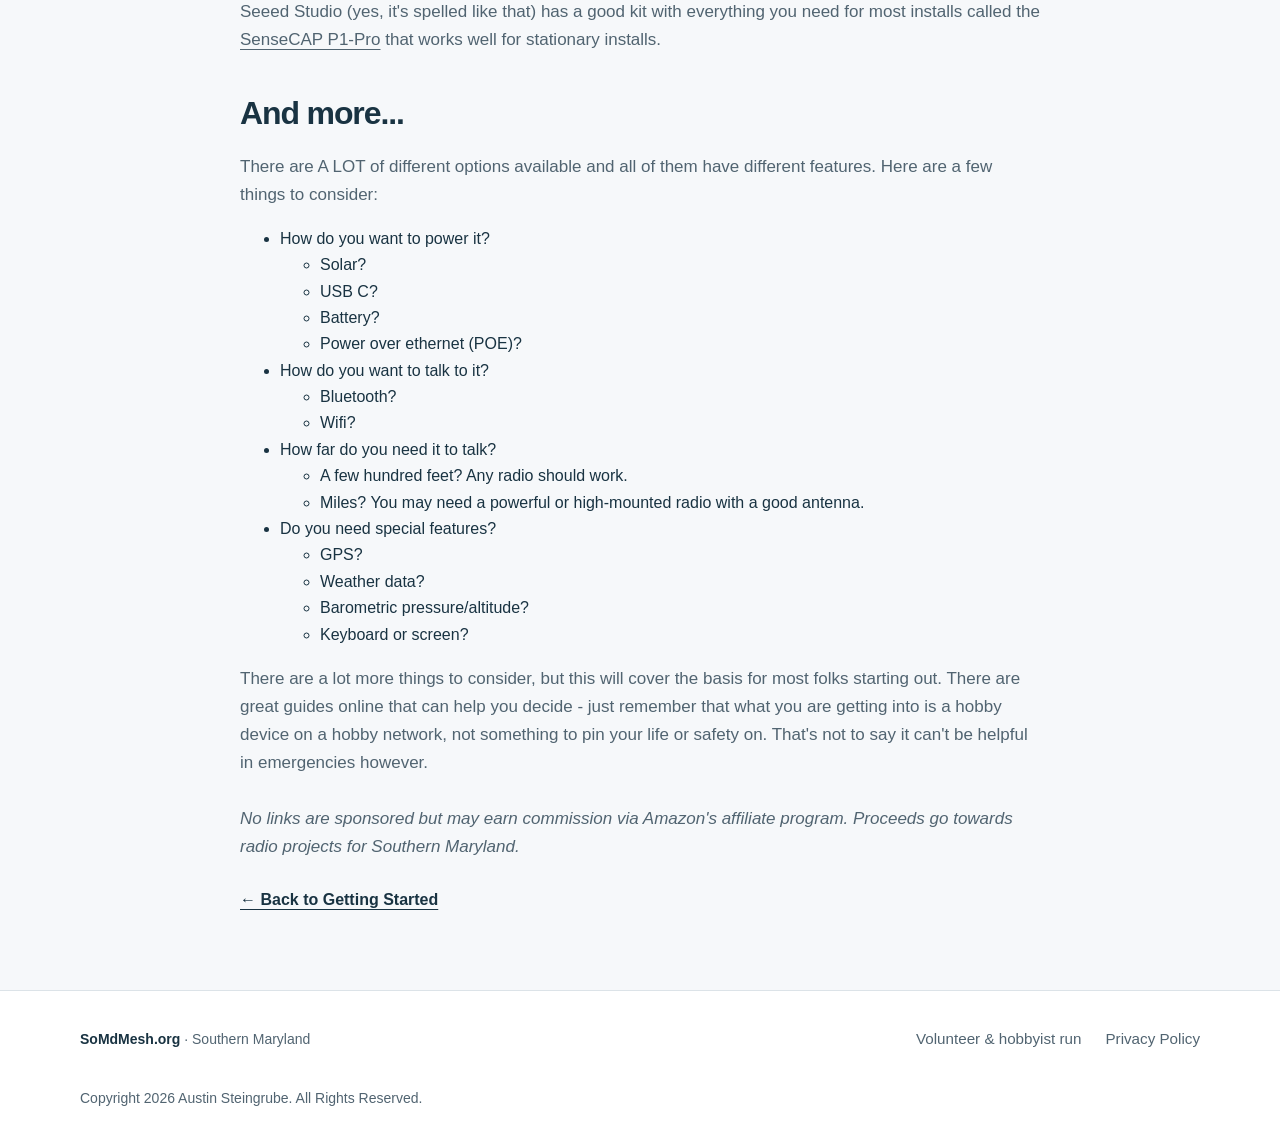
<file: getting-started/choosing-a-radio.html>
<!doctype html>
<html lang="en">
<head>
  <meta charset="utf-8">
  <meta name="viewport" content="width=device-width, initial-scale=1">
  <meta name="description" content="Choosing A Radio: Choosing The Right Hardware Guide.">
  <meta name="theme-color" content="#102c3b">
  <title>Choosing A Radio | SoMdMesh</title>
  <link rel="stylesheet" href="../styles.css">
</head>
<body>
  <a class="skip-link" href="#main">Skip to content</a>
  <header class="site-header">
    <div class="container header-inner">
      <a class="brand" href="../index.html" aria-label="SoMdMesh home">SoMd<span>Mesh</span><span class="brand-dot" aria-hidden="true"></span></a>
      <nav aria-label="Main navigation"><a href="../index.html">Home</a><a href="index.html">Getting Started</a><a href="../going-further.html">Going Further</a><a href="../about.html">About us</a></nav>
    </div>
  </header>
  <main id="main">
    <section class="hero about-hero">
      <div class="container">
        <p class="eyebrow">Getting Started</p>
        <h1>Choosing A Radio</h1>
        <p class="hero-description">What works best for you depends on what you need!</p>
      </div>
    </section>
    <article class="container article-content" aria-label="Choosing A Radio">
      <section aria-labelledby="pager-style">
        <h1 id="generic-radio-style">Finding The Right Radio</h1>
        <p>There are dozens of different Meshtastic-capable radios on the market, all with different features. Which is best for you depends on your needs.</p>
        <p>Regardless of whatever you choose, know that these are all hobby-grade devices. Don't expect iPhone-level quality. You will need to play around with them to get the software updated and configured the way you want them.</p>
      </section>
      <section aria-labelledby="pager-style">
        <h2 id="pager-style">Pager Style</h2>
        <p>Pager-style radios are typically compact radios with a battery that fit in your pocket. They are meant to pair with a smart phone and allow you to send and receive messages over the mesh. You can build your own or get one preassembled.</p>
        <p>A decent premade starter radio is the <a href="https://amzn.to/4gO4aJb">T-Echo</a> which has a small screen and is fairly compact.</p>
        <p>If you have access to a 3D printer at home, through a friend, or via the library, a great option is the <a href="https://amzn.to/4ynJcX9">T-Beam</a> which allows you to swap batteries quickly and has a solid reputation.</p>
      </section>
      <section aria-labelledby="keyboard-style">
        <h2 id="keyboard-style">Keyboard Style</h2>
        <p>Keyboard style allow you to send and receive messages directly from the radio itself rather that connecting it to a phone.</p>
        <p>There are a few different options with more every so often, but one to look at is the <a href="https://amzn.to/4gTynFu">T-Deck Plus</a> which has everything ready to go.</p>
        <p>Know that these style have historically had quirky software running on them. The software is developed namely by hobbyists and volunteers, so while it is always improving, expect a slow roll out.</p>
      </section>
      <section aria-labelledby="solar-base-stations">
        <h2 id="solar-base-stations">Solar Stations</h2>
        <p>Solar base stations are an excellent way to have a node at home or your office (sometimes even on your car or RV!) that has very little maintenance. You can make your own with various online guides or buy a complete kit. To get the best out of these, it is highly recommended you mount it in a high location such as the top of a roof or on a pole/mast.</p>
        <p>Typically, these are meant to be used as relays rather than connected to via a smartphone. Remember to update the firmware and configure it before you do the final installation.</p>
        <p>Seeed Studio (yes, it's spelled like that) has a good kit with everything you need for most installs called the <a href="https://amzn.to/4yeH6J6">SenseCAP P1-Pro</a> that works well for stationary installs.</p>
      </section>
      <section aria-labelledby="and-more-stations">
        <h2 id="and-more-stations">And more...</h2>
        <p>There are A LOT of different options available and all of them have different features. Here are a few things to consider:</p>
        <ul>
          <li>How do you want to power it?
            <ul>
              <li>Solar?</li>
              <li>USB C?</li>
              <li>Battery?</li>
              <li>Power over ethernet (POE)?</li>
            </ul>
          </li>
          <li>How do you want to talk to it?
            <ul>
              <li>Bluetooth?</li>
              <li>Wifi?</li>
            </ul>
          </li>
          <li>How far do you need it to talk?
            <ul>
              <li>A few hundred feet? Any radio should work.</li>
              <li>Miles? You may need a powerful or high-mounted radio with a good antenna.</li>
            </ul>
          </li>
          <li>Do you need special features?
            <ul>
              <li>GPS?</li>
              <li>Weather data?</li>
              <li>Barometric pressure/altitude?</li>
              <li>Keyboard or screen?</li>
            </ul>
          </li>
        </ul>
        <p>There are a lot more things to consider, but this will cover the basis for most folks starting out. There are great guides online that can help you decide - just remember that what you are getting into is a hobby device on a hobby network, not something to pin your life or safety on. That's not to say it can't be helpful in emergencies however.</p>
      </section>
      
      <p><i>No links are sponsored but may earn commission via Amazon's affiliate program. Proceeds go towards radio projects for Southern Maryland.</i></p>
      <a class="text-link" href="index.html">← Back to Getting Started</a>
    </article>
  </main>
  <footer class="site-footer">
    <div class="container footer-inner">
      <p>SoMdMesh.org <span>· Southern Maryland</span></p>
      <nav class="footer-links" aria-label="Footer navigation">
        <a href="../about.html">Volunteer &amp; hobbyist run</a>
        <a href="../privacy-policy.html">Privacy Policy</a>
      </nav>
    </div>
    <p class="container copyright">Copyright 2026 Austin Steingrube. All Rights Reserved.</p>
  </footer>
</body>
</html>
</file>
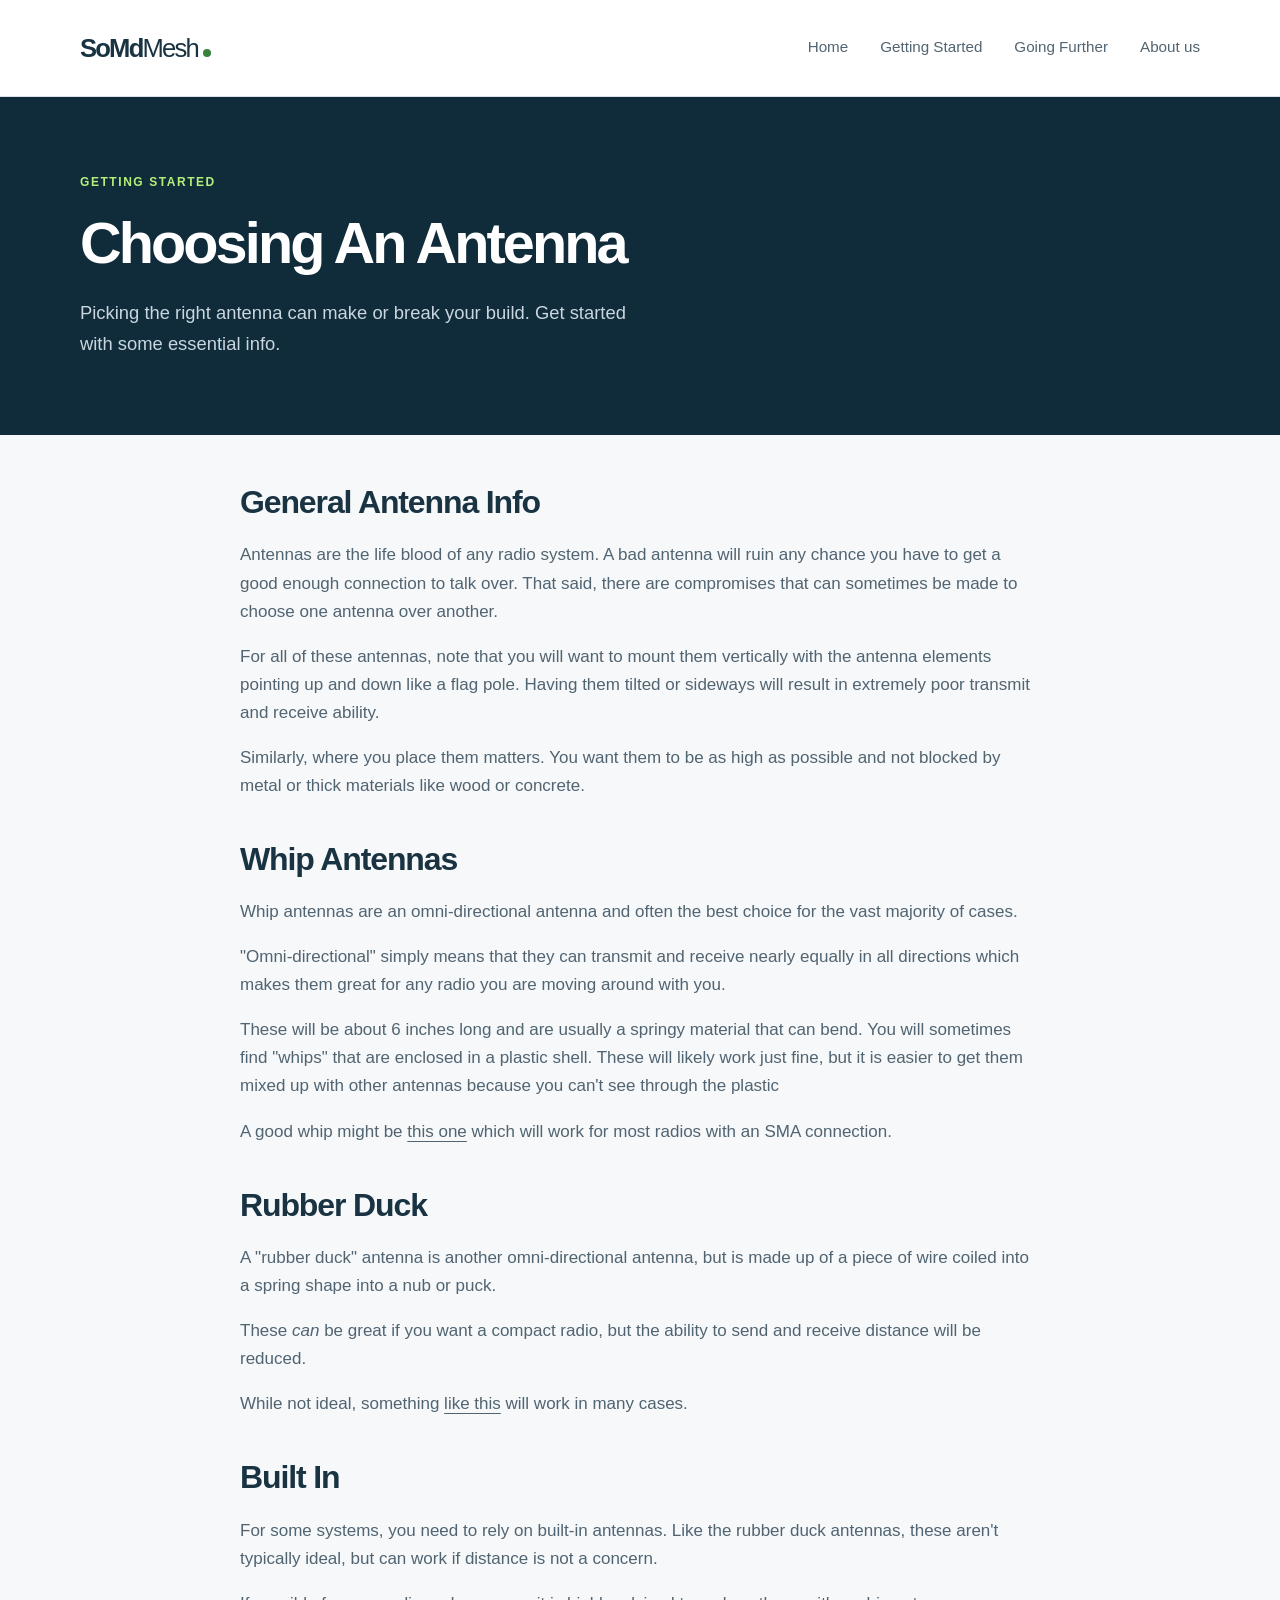
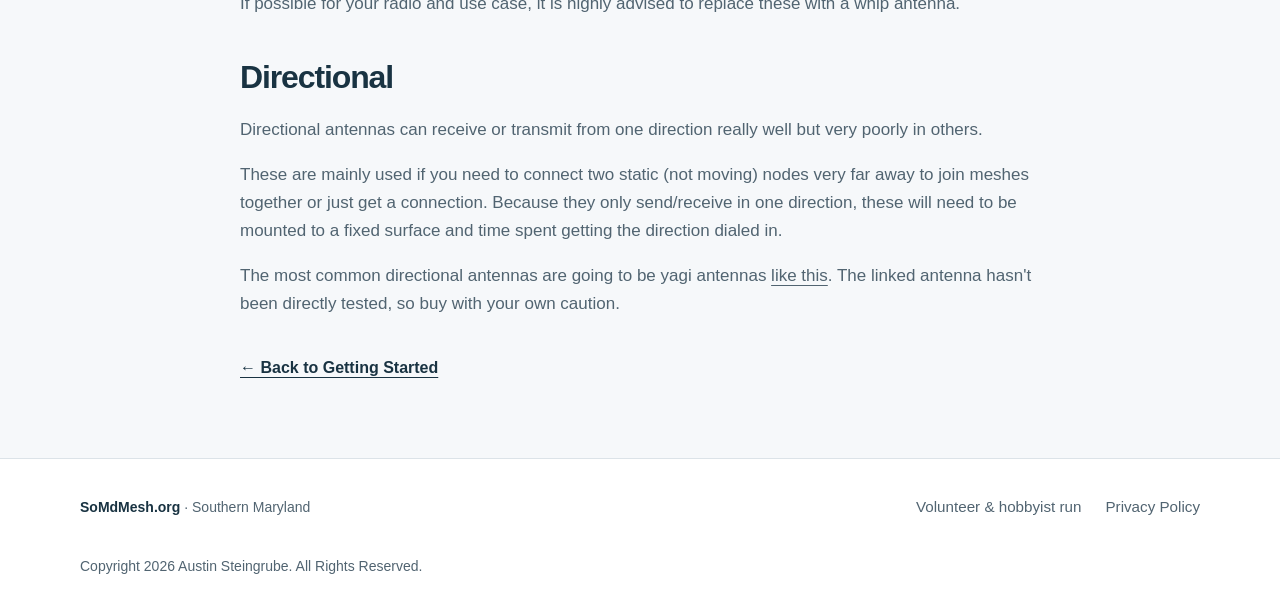
<file: getting-started/choosing-an-antenna.html>
<!doctype html>
<html lang="en">
<head>
  <meta charset="utf-8">
  <meta name="viewport" content="width=device-width, initial-scale=1">
  <meta name="description" content="Choosing An Antenna: a forthcoming getting started guide from SoMdMesh.">
  <meta name="theme-color" content="#102c3b">
  <title>Choosing An Antenna | SoMdMesh</title>
  <link rel="stylesheet" href="../styles.css">
</head>
<body>
  <a class="skip-link" href="#main">Skip to content</a>
  <header class="site-header">
    <div class="container header-inner">
      <a class="brand" href="../index.html" aria-label="SoMdMesh home">SoMd<span>Mesh</span><span class="brand-dot" aria-hidden="true"></span></a>
      <nav aria-label="Main navigation"><a href="../index.html">Home</a><a href="index.html">Getting Started</a><a href="../going-further.html">Going Further</a><a href="../about.html">About us</a></nav>
    </div>
  </header>
  <main id="main">
    <section class="hero about-hero">
      <div class="container">
        <p class="eyebrow">Getting Started</p>
        <h1>Choosing An Antenna</h1>
        <p class="hero-description">Picking the right antenna can make or break your build. Get started with some essential info.</p>
      </div>
    </section>
    <article class="container article-content" aria-label="Choosing An Antenna">
      <section aria-labelledby="antennas">
        <h2 id="antennas">General Antenna Info</h2>
        <p>Antennas are the life blood of any radio system. A bad antenna will ruin any chance you have to get a good enough connection to talk over. That said, there are compromises that can sometimes be made to choose one antenna over another.</p>
        <p>For all of these antennas, note that you will want to mount them vertically with the antenna elements pointing up and down like a flag pole. Having them tilted or sideways will result in extremely poor transmit and receive ability.</p>
        <p>Similarly, where you place them matters. You want them to be as high as possible and not blocked by metal or thick materials like wood or concrete.</p>
      </section>
      <section aria-labelledby="whip-antennas">
        <h2 id="whip-antennas">Whip Antennas</h2>
        <p>Whip antennas are an omni-directional antenna and often the best choice for the vast majority of cases. 
        <p>"Omni-directional" simply means that they can transmit and receive nearly equally in all directions which makes them great for any radio you are moving around with you.</p>
        <p>These will be about 6 inches long and are usually a springy material that can bend. You will sometimes find "whips" that are enclosed in a plastic shell. These will likely work just fine, but it is easier to get them mixed up with other antennas because you can't see through the plastic</p>
        <p>A good whip might be <a href="https://link.amazon/B0avDAnS5">this one</a> which will work for most radios with an SMA connection.</p>
      </section>
      <section aria-labelledby="rubber-duck">
        <h2 id="rubber-duck">Rubber Duck</h2>
        <p>A "rubber duck" antenna is another omni-directional antenna, but is made up of a piece of wire coiled into a spring shape into a nub or puck.</p>
        <p>These <em>can</em> be great if you want a compact radio, but the ability to send and receive distance will be reduced.</p>
        <p>While not ideal, something <a href="https://link.amazon/B02QFycxB">like this</a> will work in many cases. </p>
      </section>
      <section aria-labelledby="built-in">
        <h2 id="built-in">Built In</h2>
        <p>For some systems, you need to rely on built-in antennas. Like the rubber duck antennas, these aren't typically ideal, but can work if distance is not a concern.</p>
        <p>If possible for your radio and use case, it is highly advised to replace these with a whip antenna.</p>
      </section>
      <section aria-labelledby="directional">
        <h2 id="directional">Directional</h2>
        <p>Directional antennas can receive or transmit from one direction really well but very poorly in others.</p>
        <p>These are mainly used if you need to connect two static (not moving) nodes very far away to join meshes together or just get a connection. Because they only send/receive in one direction, these will need to be mounted to a fixed surface and time spent getting the direction dialed in.</p>
        <p>The most common directional antennas are going to be yagi antennas <a href="https://link.amazon/B0jc50DYV">like this</a>. The linked antenna hasn't been directly tested, so buy with your own caution.</p>
      </section>
      <a class="text-link" href="index.html">← Back to Getting Started</a>
    </article>
  </main>
  <footer class="site-footer">
    <div class="container footer-inner">
      <p>SoMdMesh.org <span>· Southern Maryland</span></p>
      <nav class="footer-links" aria-label="Footer navigation">
        <a href="../about.html">Volunteer &amp; hobbyist run</a>
        <a href="../privacy-policy.html">Privacy Policy</a>
      </nav>
    </div>
    <p class="container copyright">Copyright 2026 Austin Steingrube. All Rights Reserved.</p>
  </footer>
</body>
</html>
</file>
<file: styles.css>
:root {
  color-scheme: light;
  --navy: #102c3b;
  --ink: #193342;
  --muted: #516471;
  --green: #b5ef79;
  --paper: #f6f8fa;
  --line: #dce3e8;
  font-family: -apple-system, BlinkMacSystemFont, "Segoe UI", sans-serif;
  color: var(--ink);
  background: var(--paper);
  font-synthesis: none;
}
* { box-sizing: border-box; }
body { margin: 0; min-height: 100vh; display: flex; flex-direction: column; font-size: 1rem; line-height: 1.65; }
main { flex: 1; }
a { color: inherit; text-underline-offset: .25em; }
a:focus-visible { outline: 3px solid #238345; outline-offset: 5px; }
.hero a:focus-visible { outline-color: var(--green); }
.container { width: min(1120px, calc(100% - 64px)); margin-inline: auto; }
.skip-link { position: absolute; left: 1rem; top: -100px; padding: .75rem 1rem; background: white; z-index: 10; }
.skip-link:focus { top: 1rem; }
.site-header { background: white; border-bottom: 1px solid var(--line); }
.header-inner { min-height: 96px; display: flex; align-items: center; justify-content: space-between; gap: 1rem; }
.brand { display: inline-flex; align-items: baseline; font-size: 1.6rem; font-weight: 800; text-decoration: none; letter-spacing: -.07em; white-space: nowrap; }
.brand > span:first-child { font-weight: 400; }
.brand-dot { width: 8px; height: 8px; margin-left: 5px; background: #37833d; border-radius: 50%; }
nav { display: flex; gap: 2rem; }
nav a { display: inline-flex; min-height: 48px; align-items: center; text-decoration: none; font-size: .95rem; color: var(--muted); border-bottom: 2px solid transparent; }
nav a:hover, nav a[aria-current="page"] { color: var(--ink); border-color: #37833d; }
.hero { color: white; background: var(--navy); padding-block: 76px; }
.hero-grid { display: grid; grid-template-columns: minmax(0, 1fr); gap: 32px; }
.channels { display: grid; grid-template-columns: repeat(2, minmax(0, 1fr)); gap: 24px; scroll-margin-top: 2rem; }
.hero-grid > .settings-note { margin: 0; }
.eyebrow { font-size: .75rem; line-height: 1.6; letter-spacing: .13em; text-transform: uppercase; font-weight: 700; margin: 0 0 1.25rem; }
.hero .eyebrow { color: var(--green); }
h1 { font-size: clamp(2.7rem, 4.5vw, 4rem); line-height: 1.08; letter-spacing: -.05em; font-weight: 650; margin: 0 0 1.5rem; }
h2 { font-size: 2rem; line-height: 1.2; letter-spacing: -.035em; margin: 0 0 1.25rem; }
.hero-description { max-width: 480px; font-size: 1.15rem; color: #c9d6df; margin: 0 0 2rem; }
.button { display: inline-flex; justify-content: space-between; align-items: center; gap: 2rem; min-height: 52px; padding: .7rem 1.2rem; color: var(--navy); background: var(--green); border-radius: 5px; font-weight: 650; text-decoration: none; }
.button:hover { background: #cdf5a6; }
.channel-card { min-width: 0; display: grid; grid-template-rows: auto auto 1fr auto auto; align-content: start; padding: 32px; background: #1b3a49; border: 1px solid #41606b; border-top: 3px solid var(--green); border-radius: 8px; }
.channel-card .eyebrow { margin-bottom: .6rem; }
.channel-card h2 { font-size: 1.65rem; }
.channel-button { margin-top: 24px; justify-content: center; text-align: center; }
.channel-transition { margin-top: 24px; padding: 16px; border-left: 3px solid var(--green); border-radius: 4px; background: rgb(181 239 121 / 8%); font-size: .875rem; }
.channel-transition strong { display: block; color: var(--green); }
.channel-transition p { margin: .4rem 0; color: #cedae0; }
.channel-transition a { display: inline-flex; align-items: center; gap: .5rem; min-height: 44px; color: var(--green); font-weight: 650; }
#longturbo-title { scroll-margin-top: 2rem; }
.settings { margin: 0; display: grid; grid-template-rows: auto auto 1fr auto; }
.settings > div { display: grid; grid-template-columns: minmax(0, 1fr) minmax(0, 1.2fr); align-items: baseline; gap: 1rem; padding-block: 14px; border-bottom: 1px solid #41606b; }
.settings dt { color: #cedae0; font-size: .9rem; }
.settings dd { min-width: 0; overflow-wrap: anywhere; white-space: normal; text-align: right; margin: 0; font-size: 1.15rem; font-weight: 600; }
.settings .slot { color: var(--green); font-size: 2.4rem; line-height: 1; letter-spacing: -.04em; }
code { font-family: "SFMono-Regular", Consolas, "Liberation Mono", monospace; }
.settings-note { margin: 1.25rem 0 0; color: #c2d1d9; font-size: .875rem; }
.intro { display: grid; grid-template-columns: 1fr 1.35fr; gap: 80px; padding-block: 68px; }
.intro .eyebrow { color: #367041; }
.intro-copy p { margin: 0 0 1.2rem; color: var(--muted); font-size: 1.0625rem; }
.text-link { display: inline-flex; align-items: center; gap: 1.5rem; min-height: 44px; font-weight: 650; }
.text-link:hover { color: #2f743b; }
.site-footer { border-top: 1px solid var(--line); background: white; }
.footer-inner { display: flex; justify-content: space-between; align-items: center; gap: 1rem; padding-block: 24px; font-size: .875rem; }
.footer-inner p { margin: 0; font-weight: 650; }
.footer-inner p span { font-weight: 400; color: var(--muted); }
.footer-inner a { color: var(--muted); }
.about-hero .hero-description { max-width: 560px; margin-bottom: 0; }
@media (max-width: 800px) {
  .channels { gap: 20px; }
  .channel-card { padding: 24px; }
  .intro { gap: 32px; }
}
@media (max-width: 640px) {
  .container { width: calc(100% - 40px); }
  .header-inner { min-height: 80px; }
  .brand { font-size: 1.4rem; }
  nav { gap: 1rem; }
  nav a { font-size: .875rem; }
  .hero { padding-block: 44px; }
  .hero-grid, .intro { grid-template-columns: minmax(0, 1fr); gap: 36px; }
  .channels { grid-template-columns: minmax(0, 1fr); }
  .hero-description { font-size: 1.0625rem; }
  .eyebrow { font-size: .75rem; letter-spacing: .09em; }
  .intro { padding-block: 44px; gap: 12px; }
  h2 { font-size: 1.85rem; }
  .footer-inner { flex-direction: column; align-items: flex-start; gap: .5rem; }
}
@media (max-width: 360px) {
  .header-inner { flex-wrap: wrap; padding-block: 12px; gap: 0; }
  nav { width: 100%; }
  .settings > div { gap: .5rem; }
}

/* Getting Started, articles, and shared footer navigation. */
.header-inner { flex-wrap: wrap; }
.header-inner > nav { flex-wrap: wrap; }
.footer-links { flex-wrap: wrap; gap: .5rem 1.5rem; }
.guide-section { padding-block: 48px 68px; }
.guide-list { list-style: none; padding: 0; margin: 0; display: grid; grid-template-columns: repeat(auto-fit, minmax(min(100%, 300px), 1fr)); gap: 24px; }
.guide-card { display: block; height: 100%; padding: 28px; background: white; border: 1px solid var(--line); border-top: 3px solid #37833d; border-radius: 8px; text-decoration: none; }
.guide-card:hover { border-color: #37833d; }
.guide-card h3 { margin: 0 0 12px; font-size: 1.4rem; line-height: 1.3; }
.guide-card h3 span { float: right; margin-left: 12px; }
.guide-card p { color: var(--muted); margin: 0 0 20px; }
.guide-status { font-size: .875rem; font-weight: 650; color: #367041; }
.article-content { max-width: 800px; padding-block: 48px 68px; overflow-wrap: anywhere; }
.article-content section + section { margin-top: 40px; }
.article-content p { color: var(--muted); font-size: 1.0625rem; }
.placeholder-note { padding: 20px; border: 1px dashed var(--muted); border-radius: 5px; }
@media (max-width: 640px) {
  .header-inner { padding-block: 12px; gap: 0; }
  .header-inner > nav { width: 100%; }
}

.copyright { margin-block: 0; padding-bottom: 24px; color: var(--muted); font-size: .875rem; }
.article-content > section:last-of-type { margin-bottom: 28px; }
</file>
